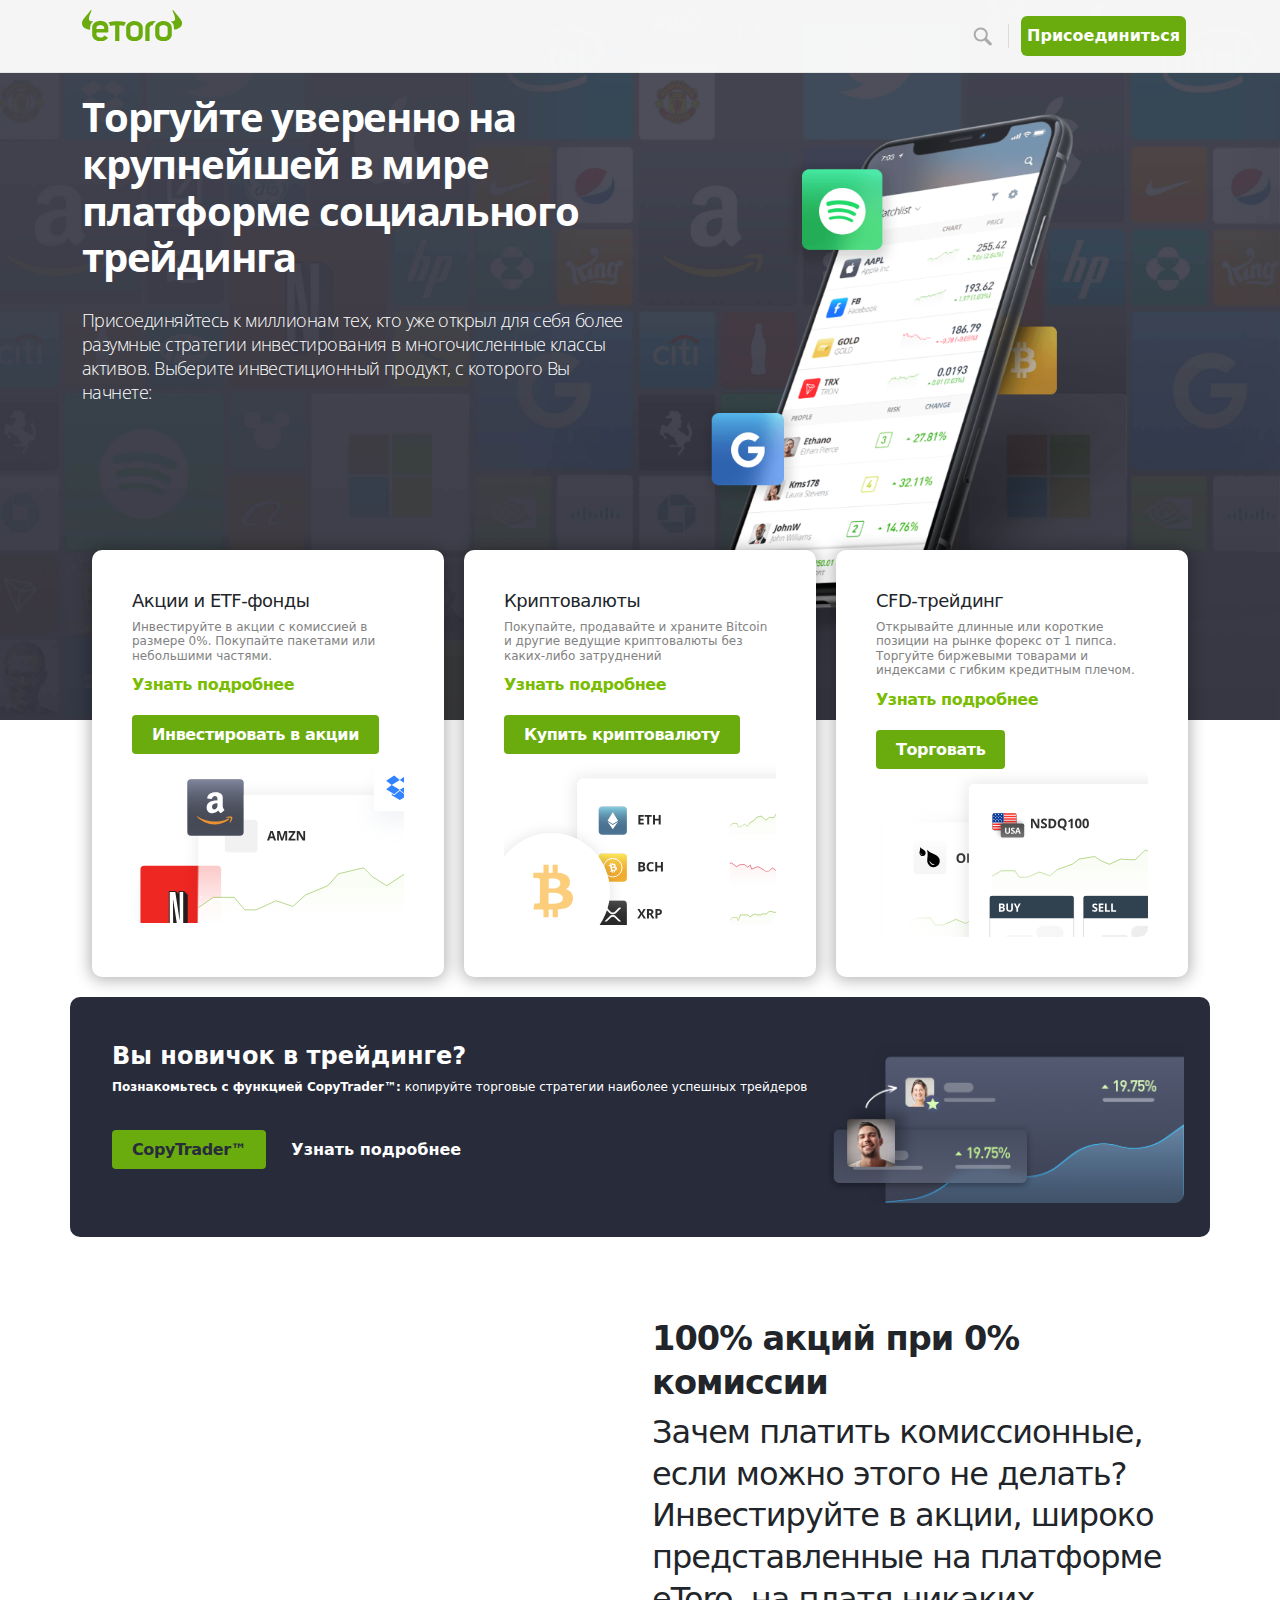
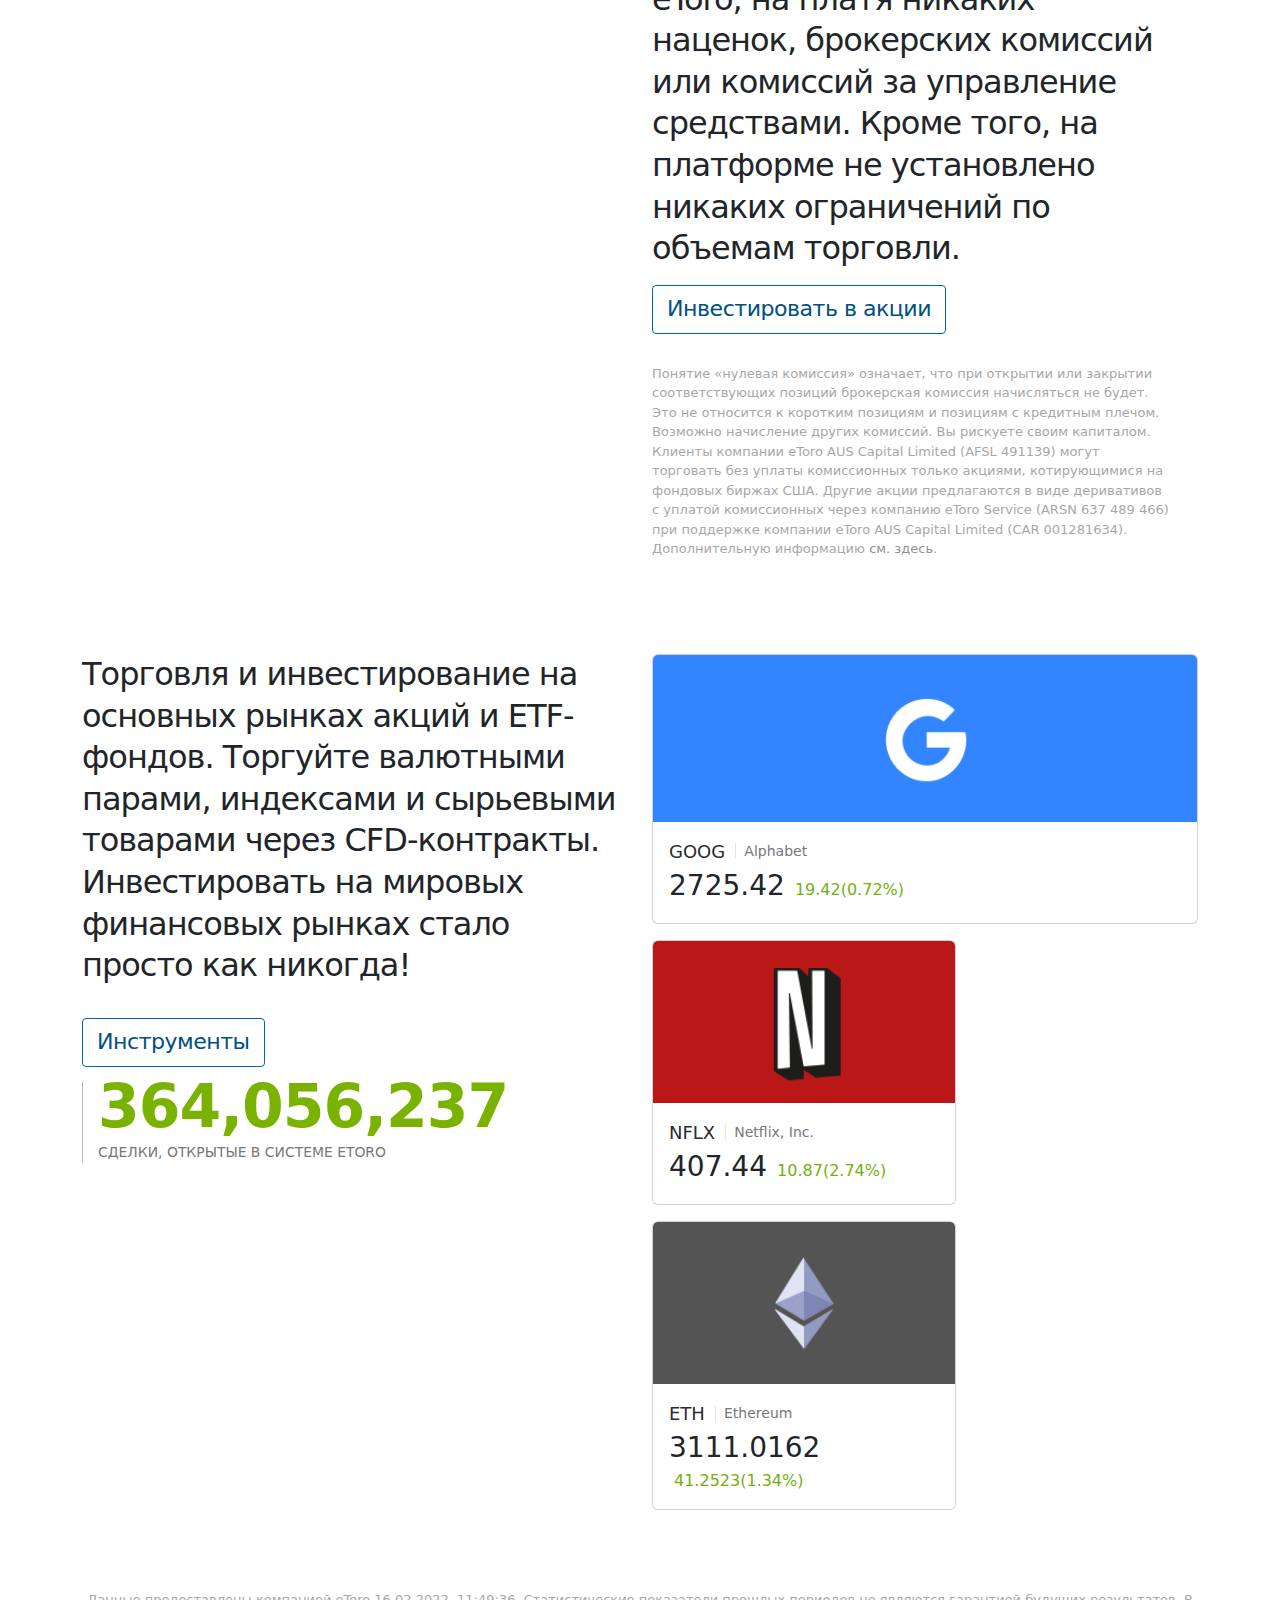
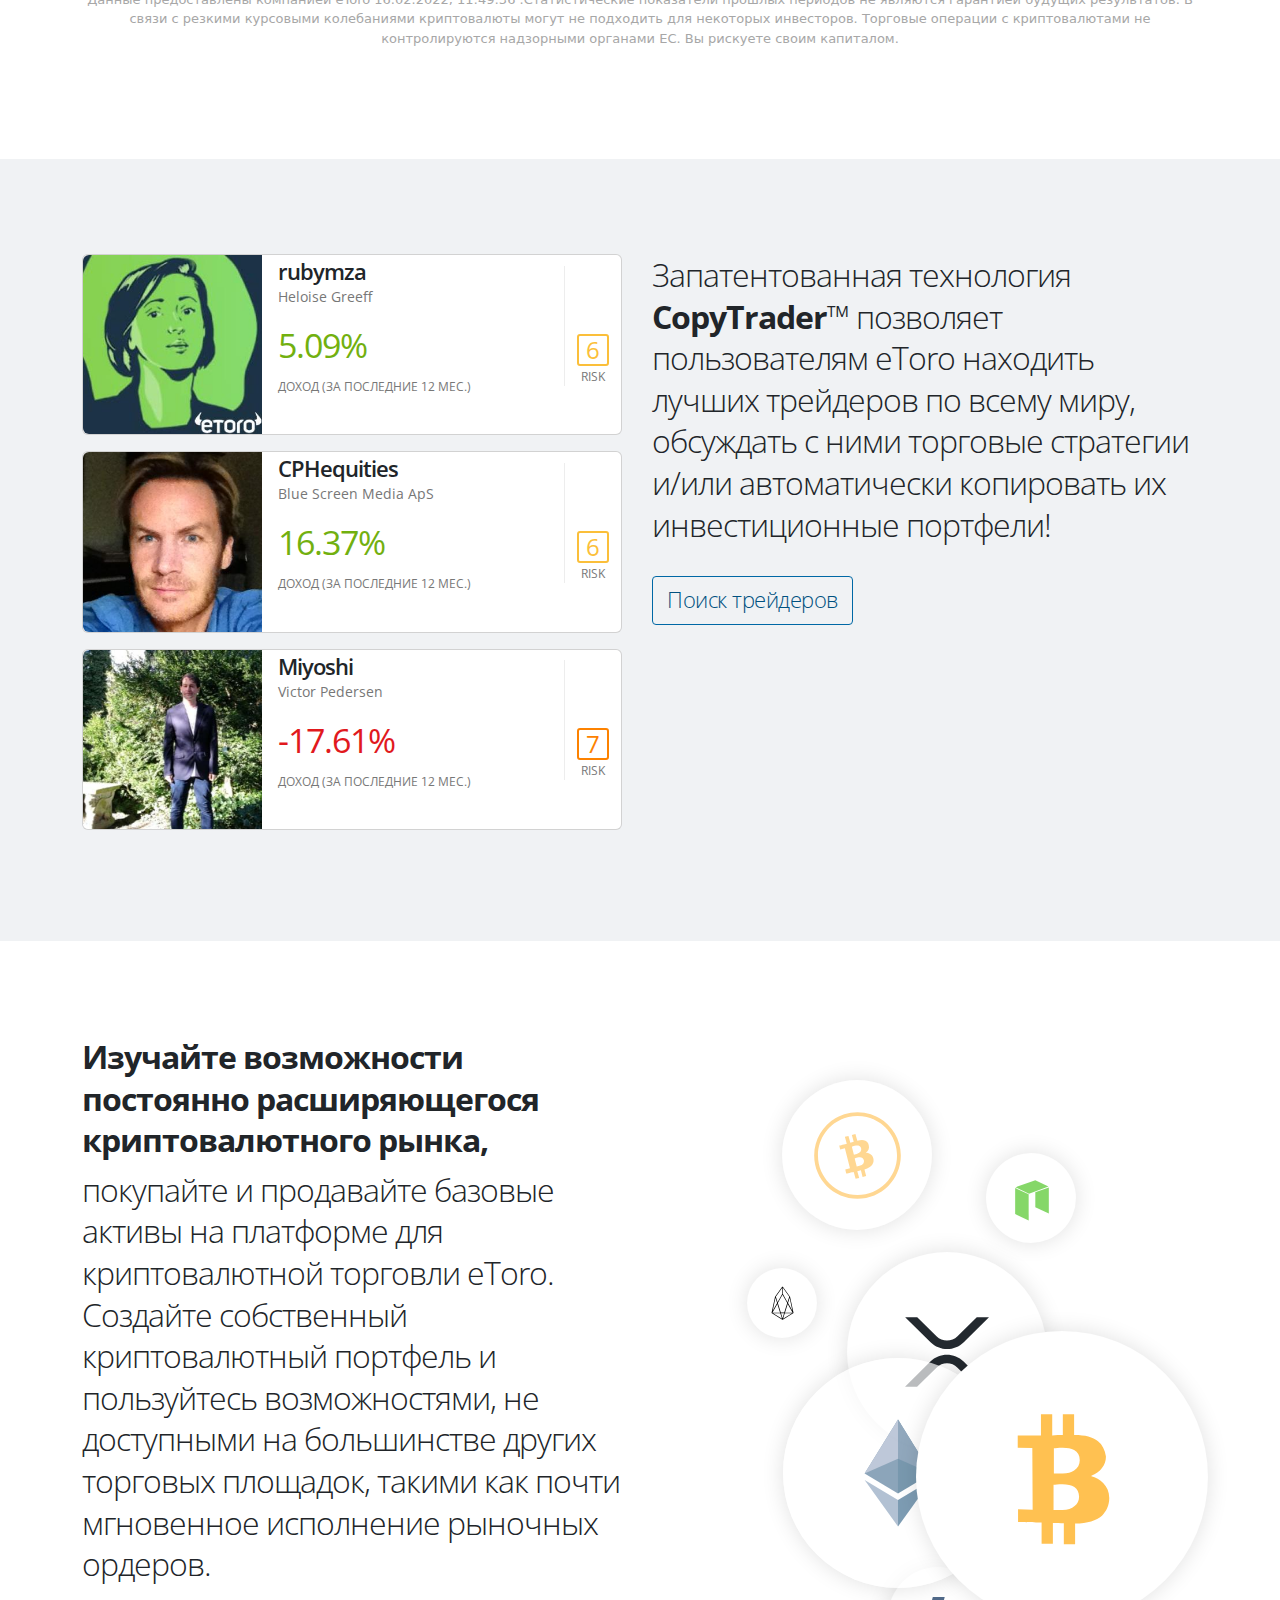
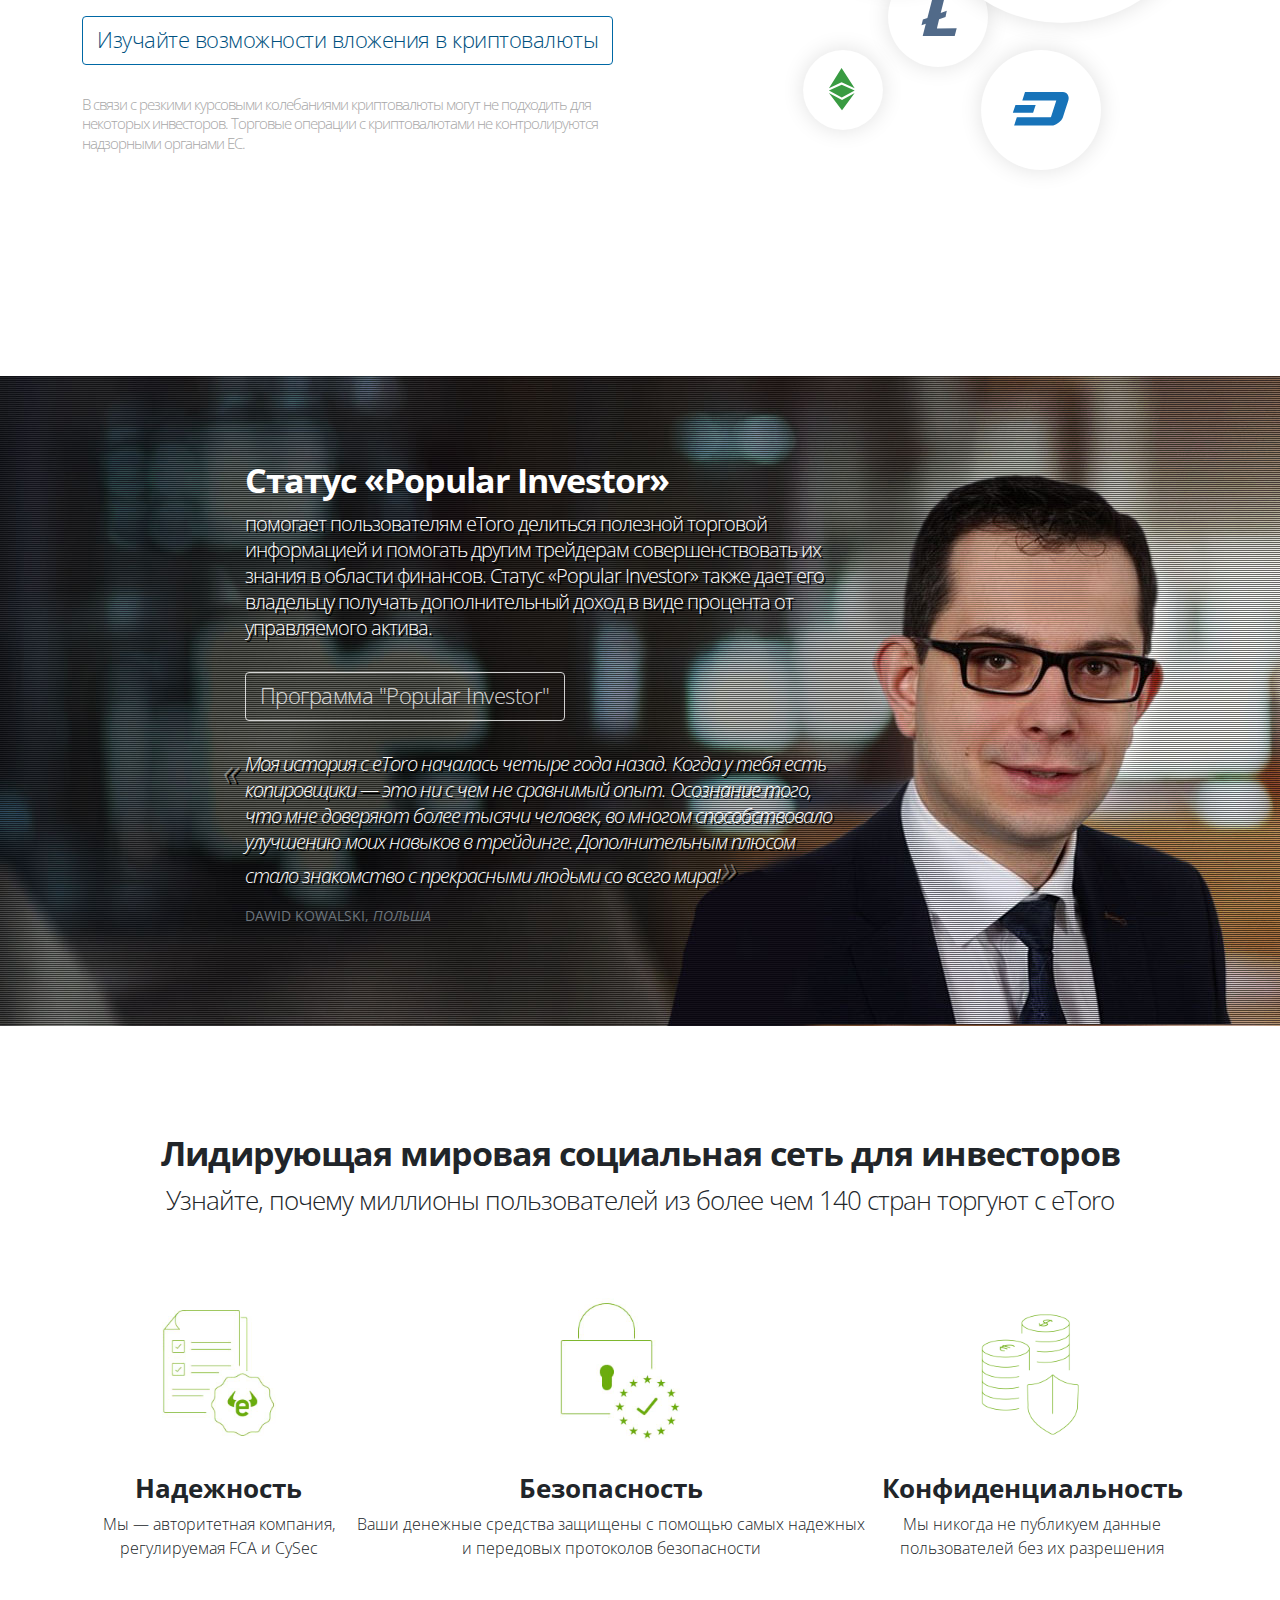
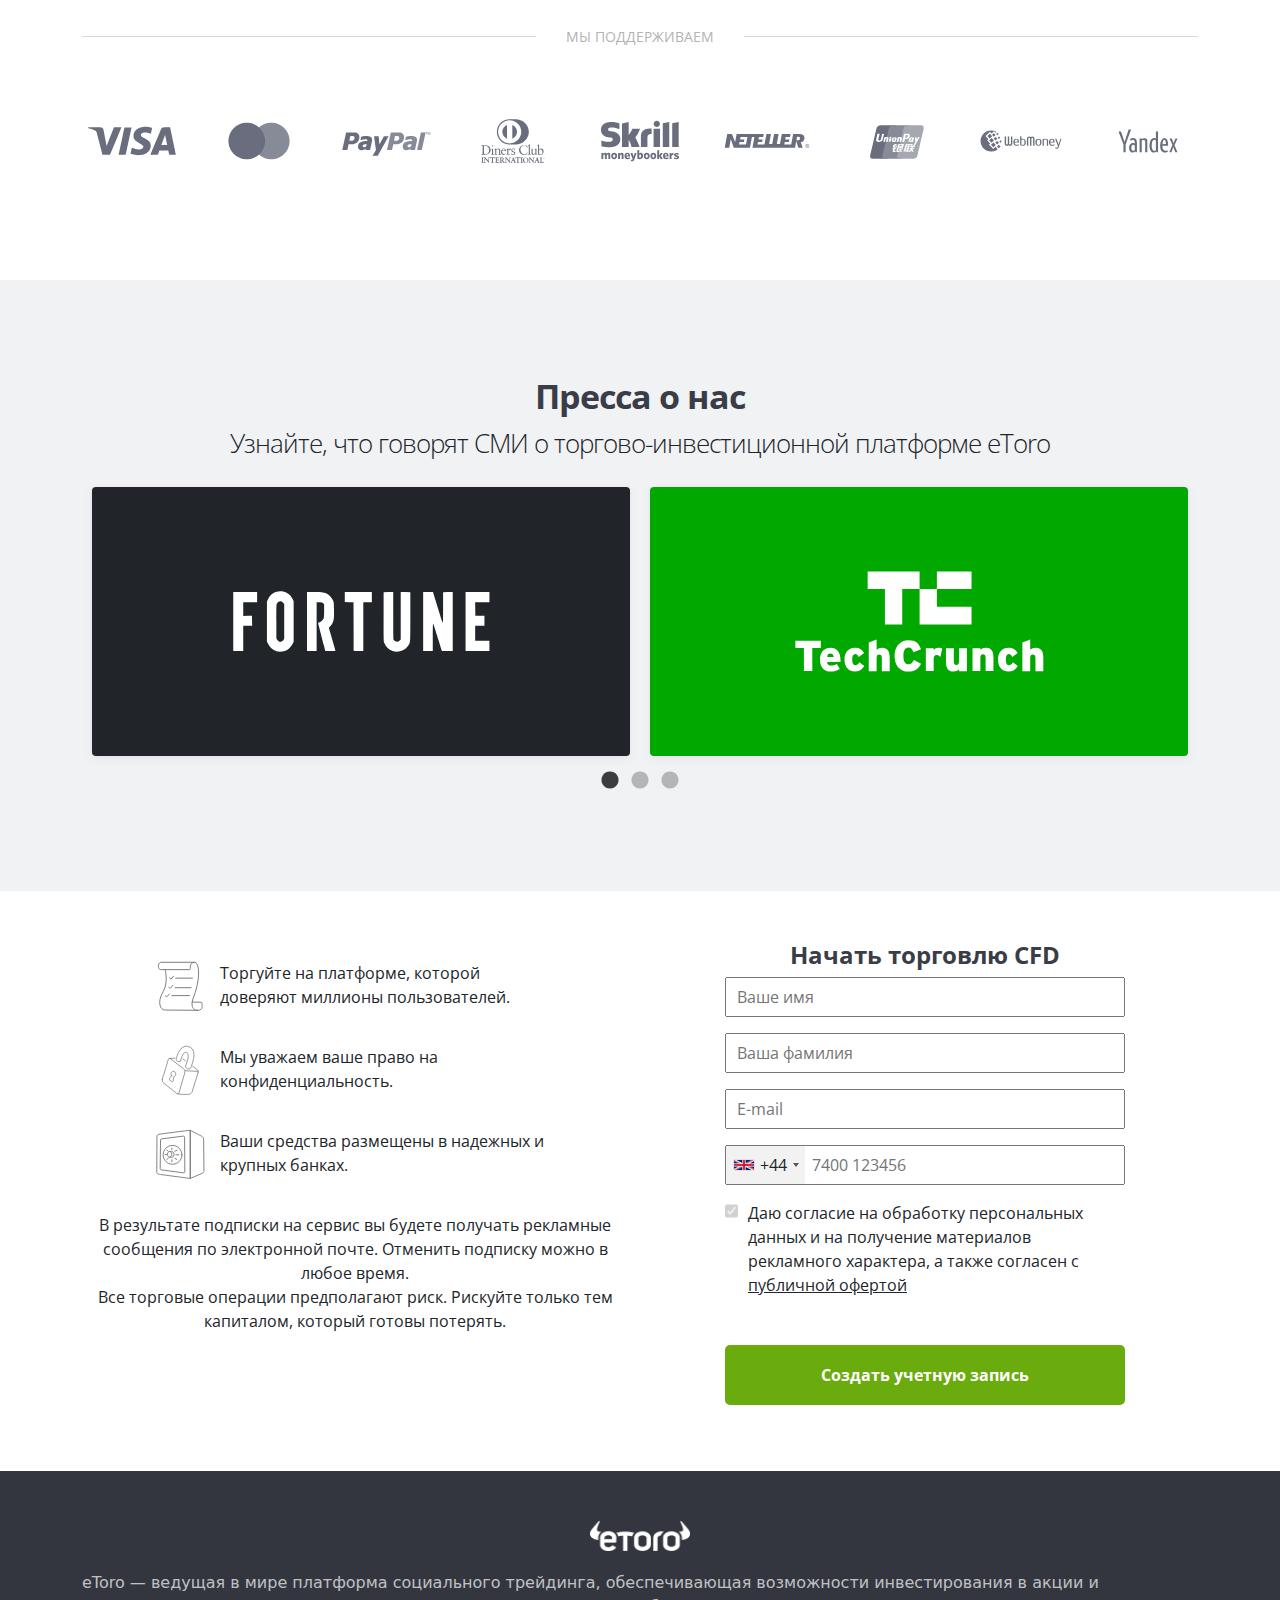
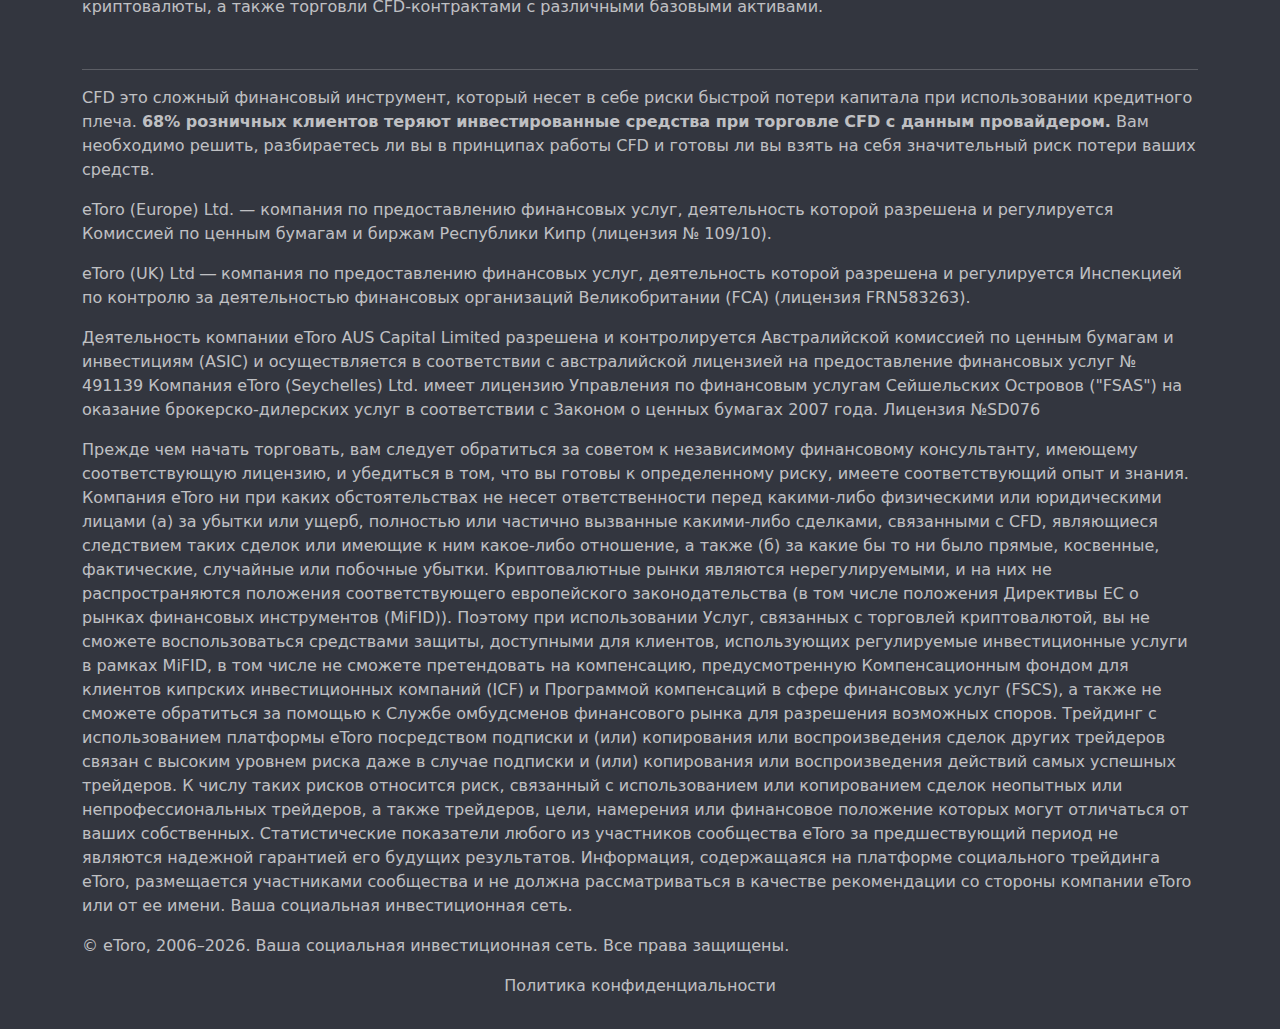
<file: Etoro/index.html>
<!DOCTYPE html>
<html lang="ru">
<head>
    <meta charset="utf-8">
    <meta name="viewport" content="width=device-width, initial-scale=1">
    <link href="img/favicon-32x32.png" rel="shortcut icon" type="image/png"/>
    <title>eToro — крупнейшая в мире платформа социального трейдинга и инвестирования</title>
    <link rel="preconnect" href="https://fonts.googleapis.com">
    <link rel="preconnect" href="https://fonts.gstatic.com" crossorigin>
    <link href="https://fonts.googleapis.com/css2?family=Open+Sans:wght@300;400;500;600;700;800&display=swap"
          rel="stylesheet">
<link href="css/bundle.d17d221efa3ee684781c.css" rel="stylesheet"></head>
<body id="body">
<main>
    <header>
        <div class="container">
            <div class="row">
                <div class="col-12">
                    <div class="head">
                        <div class="logo">
                            <svg color="#6aac0e" enable-background="new 0 0 156 49" version="1.1" viewBox="0 0 156 49"
                                 xml:space="preserve" xmlns="http://www.w3.org/2000/svg" ><defs>
                                <rect id="a" width="156.1" height="49"></rect>
                            </defs>
                                <path class="logoColor"
                                      d="m155.7 18.1c-0.9-3.4-7.9-11.2-13-17.5-0.1-0.1-0.4-0.6-1-0.6-0.5 0-0.9 0.5-0.7 0.9s5.1 10.6 4.2 13.9c-0.9 3.4-5.4 2.7-6.1 2.7-0.4 0-0.1 0.3 0.3 0.7 2.5 2.2 4.1 5.3 4.1 9.3v3c0 0.1 0 0.1 0.1 0.1 5.7-0.5 14.4-4 12.1-12.5"></path>
                                <path class="logoColor"
                                      d="m133.6 37.8c0 2.9-3.9 4.5-6.4 4.5-2.7 0-6.5-1.6-6.5-4.5v-10.2c0-2.9 3.8-4.2 6.5-4.2 2.5 0 6.4 1.4 6.4 4.2v10.2zm-6.4-20.8c-6 0.1-13 3.5-13 10.5v10.7c0 7.1 7 10.5 13 10.5 5.9-0.1 12.9-3.4 12.9-10.5v-10.6c0-7-7-10.5-12.9-10.6"></path>
                                <path class="logoColor"
                                      d="m88.4 37.8c0 2.9-3.9 4.5-6.4 4.5-2.7 0-6.5-1.6-6.5-4.5v-10.2c0-2.9 3.8-4.2 6.5-4.2 2.5 0 6.4 1.4 6.4 4.2v10.2zm-6.5-20.8c-6 0.1-13 3.5-13 10.5v10.7c0 7.1 7 10.5 13 10.5 5.9-0.1 12.9-3.4 12.9-10.5v-10.6c0-7-7-10.5-12.9-10.6"></path>
                                <path class="logoColor"
                                      d="m16.7 18.2c0.4-0.4 0.7-0.7 0.3-0.7-0.7 0-5.2 0.7-6.1-2.7s4-13.5 4.2-13.9c0.1-0.4-0.2-0.9-0.8-0.9-0.5 0-0.9 0.6-1 0.6-5 6.3-12.1 14.1-13 17.5-2.3 8.5 6.6 12 12.2 12.6 0.1 0 0.1-0.1 0.1-0.1v-3c0.1-4.1 1.6-7.2 4.1-9.4"></path>
                                <path class="logoColor"
                                      d="m68.5 19.4c-4.8-1.3-8.3-1.8-13.5-1.8-5.1 0-8.7 0.5-13.5 1.8-0.2 0.1-0.3 0.3-0.2 0.4 1.6 1.4 2.3 3.2 2.6 5.2 2.6-0.6 5-1 7.8-1.2v24.7c0 0.1 0.1 0.1 0.2 0.1h6.2c0.1 0 0.2 0 0.2-0.1v-24.7c2.7 0.2 4.9 0.5 7.5 1.2 0.4-2 1.2-3.9 2.9-5.2 0-0.2-0.1-0.4-0.2-0.4"></path>
                                <path class="logoColor"
                                      d="m114.4 17.3c-0.5-0.1-1.8-0.3-3-0.2-5.9 0.2-12.6 3.7-12.6 10.5v21.1c0 0.1 0.1 0.1 0.2 0.1h6.2c0.1 0 0.2 0 0.2-0.1v-21.1c0-2.3 2.8-3.6 5.1-4.1 0.7-2.2 2-3.9 4-5.5 0.3-0.3 0.2-0.7-0.1-0.7"></path>
                                <path class="logoColor"
                                      d="m34.6 29.4c0 0.1 0 0.1-0.1 0.2 0 0.1-0.1 0.1-0.2 0.1h-11.8v-2.1c0-2.9 3.5-4.3 6.2-4.3 2.6 0 5.9 1.4 5.9 4.3v1.8zm-5.9-12.6c-6.1 0.1-12.8 3.6-12.8 10.7v10.8c0 7.2 6.7 10.6 12.8 10.7 4.4 0 9.3-1.8 11.7-5.7 0.1-0.1 0-0.3-0.1-0.4-2.1-1.2-3.3-1.9-5.4-3-0.1 0-0.1 0-0.2 0.1-1.1 1.9-4 2.9-6 2.9-2.7 0-6.2-1.7-6.2-4.6v-3.2h16.9c0.9 0 1.6-0.7 1.6-1.6v-5.9c0-7.2-6.3-10.7-12.3-10.8"></path>
                        </svg>
                        </div>
                        <div class="search" data-bs-toggle="modal" data-bs-target="#btn_form">
                            <div class="search_img">
                                <img src="img/search.svg" alt="#">
                            </div>
                            <div class="btn">
                                <button type="button" class="btn_pop" data-bs-toggle="modal" data-bs-target="#btn_form">
                                    Присоединиться</button>
                            </div>
                        </div>
                    </div>
                </div>
            </div>
        </div>
    </header>
    <section class="block1">
        <div class="container">
            <div class="row">
                <div class="col-12 col-md-8 col-lg-8 col-xl-6">
                    <h1>
                        Торгуйте уверенно на крупнейшей в мире платформе социального трейдинга
                    </h1>
                    <h2 class="desc">
                        Уже более 7 миллионов человек во всем мире открыли для себя успешные методы и стратегии
                        инвестирования с eToro. Платформа позволяет зарегистрированному пользователю автоматически
                        копировать ведущих трейдеров инвестиционного сообщества – или самим становиться примером для
                        подражания.
                    </h2>
                    <button class="btn_pop" type="button" data-bs-toggle="modal" data-bs-target="#btn_form">
                        Узнать больше
                    </button>
                    <p class="sub_text">
                        Присоединяйтесь к миллионам тех, кто уже открыл для себя более разумные стратегии инвестирования
                        в
                        многочисленные классы активов. Выберите инвестиционный продукт, с которого Вы начнете:
                    </p>
                    <p class="mob_text">
                        eToro (Europe) Ltd. (лицензия CySEC номер # 109/10) не регулируется ЦБ РФ. Торговля валютными
                        парами не доступна для резидентов России. Наши услуги предоставляются только Квалифицированным
                        Инвесторам.
                    </p>
                </div>
            </div>
        </div>
    </section>
    <section class="block_card">
        <div class="container">
            <div class="row">
                <div class="col-12">
                    <div class="block_box">
                        <div class="block_box__one">
                            <h3>
                                Акции и ETF-фонды
                            </h3>
                            <h6>
                                Инвестируйте в акции с комиссией в размере 0%. Покупайте пакетами или небольшими
                                частями.
                            </h6>
                            <a  data-bs-toggle="modal" data-bs-target="#btn_form">
                                Узнать подробнее
                            </a>
                            <button type="button" class="btn_pop" data-bs-toggle="modal" data-bs-target="#btn_form">
                                Инвестировать в акции
                            </button>
                            <div class="img_box">
                                <img src="img/stocks.svg" alt="#">
                            </div>
                        </div>
                        <div class="block_box__two">
                            <h3>
                                Криптовалюты
                            </h3>
                            <h6>
                                Покупайте, продавайте и храните Bitcoin и другие ведущие криптовалюты без каких-либо
                                затруднений
                            </h6>
                            <a  data-bs-toggle="modal" data-bs-target="#btn_form">
                                Узнать подробнее
                            </a>
                            <button type="button" class="btn_pop" data-bs-toggle="modal" data-bs-target="#btn_form">
                                Купить криптовалюту
                            </button>
                            <div class="img_box">
                                <img src="img/crypto.svg" alt="#">
                            </div>
                        </div>
                        <div class="block_box__three">
                            <h3>
                                CFD-трейдинг
                            </h3>
                            <h6>
                                Открывайте длинные или короткие позиции на рынке форекс от 1 пипса. Торгуйте биржевыми
                                товарами и индексами с гибким кредитным плечом.

                            </h6>
                            <a  data-bs-toggle="modal" data-bs-target="#btn_form">
                                Узнать подробнее
                            </a>
                            <button type="button" class="btn_pop" data-bs-toggle="modal" data-bs-target="#btn_form">
                                Торговать
                            </button>
                            <div class="img_box">
                                <img src="img/cfd.svg" alt="#">
                            </div>
                        </div>
                    </div>
                </div>
            </div>
        </div>
    </section>
    <section class="mob_block1">
        <div class="container">
            <div class="row">
                <div class="col-12">
                    <h2 class="title">
                        Для начала выберите инвестиционный продукт
                    </h2>
                    <h3>
                        и узнайте, почему нам доверяют более 20 миллионов пользователей
                    </h3>
                    <div class="row mt-5">
                        <div class="col-sm-4">
                            <div class="card">
                                <div class="card-body">
                                    <h5 class="card-title">Акции и ETF-фонды</h5>
                                    <p class="card-text">Инвестируйте в акции с комиссией в размере 0%. Покупайте
                                        пакетами
                                        или небольшими частями.</p>
                                    <a class="link" data-bs-toggle="modal" data-bs-target="#btn_form">Узнать подробнее</a>
                                    <img src="img/stocks.svg" class="card-img-bottom" alt="#">
                                </div>
                            </div>
                        </div>
                        <div class="col-sm-4">
                            <div class="card">
                                <div class="card-body">
                                    <h5 class="card-title">Криптовалюты</h5>
                                    <p class="card-text">Покупайте, продавайте и храните Bitcoin и другие ведущие
                                        криптовалюты без каких-либо затруднений</p>
                                    <a class="link" data-bs-toggle="modal" data-bs-target="#btn_form">Узнать подробнее</a>
                                    <img src="img/crypto.svg" class="card-img-bottom" alt="#">
                                </div>
                            </div>
                        </div>
                        <div class="col-sm-4">
                            <div class="card">
                                <div class="card-body">
                                    <h5 class="card-title">CFD-трейдинг</h5>
                                    <p class="card-text">Открывайте длинные или короткие позиции на рынке форекс от 1
                                        пипса.
                                        Торгуйте биржевыми товарами и индексами с гибким кредитным плечом.</p>
                                    <a class="link" data-bs-toggle="modal" data-bs-target="#btn_form">Узнать подробнее</a>
                                    <img src="img/cfd.svg" class="card-img-bottom" alt="#">
                                </div>
                            </div>
                        </div>
                    </div>
                </div>
            </div>
        </div>
    </section>
    <section class="sm_mob_block1">
        <div class="container">
            <div class="row">
                <div class="col-12">
                    <h2 class="title">
                        Для начала выберите инвестиционный продукт
                    </h2>
                    <h3>
                        и узнайте, почему нам доверяют более 20 миллионов пользователей
                    </h3>
                </div>
                <div class="col-12">
                    <ul class="tabs">
                        <li data-tab-target="#home" class="active tab">Акции и ETF-<i>фонды</i></li>
                        <li data-tab-target="#pricing" class="tab">Криптоактивы</li>
                        <li data-tab-target="#about" class="tab">CFD-<i>контракты</i></li>
                    </ul>
                    <div class="tab-content">
                        <div id="home" data-tab-content class="active">
                            <h3>Инвестируйте без комиссий</h3>
                            <p>Никаких наценок на акции и ETF-фонды, торгуемые на ведущих биржах, независимо от объема
                                инвестируемых вами средств</p>
                            <a class="link" data-bs-toggle="modal" data-bs-target="#btn_form">
                                Узнать подробнее
                            </a>
                            <div class="img_box">
                                <img src="img/poster-stocks1.png" alt="#">
                            </div>
                        </div>
                        <div id="pricing" data-tab-content>
                            <h3>Купля-продажа криптовалют</h3>
                            <p>Покупайте, продавайте и храните Bitcoin и другие ведущие криптовалюты без
                                каких-либо затруднений</p>
                            <a class="link" data-bs-toggle="modal" data-bs-target="#btn_form">
                                Узнать подробнее
                            </a>
                            <div class="img_box">
                                <img src="img/poster-crypto1.png" alt="#">
                            </div>
                        </div>
                        <div id="about" data-tab-content>
                            <h3>Современный инструментарий трейдинга и расширенные возможности</h3>
                            <p>Открывайте длинные или короткие позиции на рынке форекс от 1 пипса.
                                Торгуйте биржевыми товарами и индексами с гибким кредитным плечом.</p>
                            <a class="link" data-bs-toggle="modal" data-bs-target="#btn_form">
                                Узнать подробнее
                            </a>
                            <div class="img_box">
                                <img src="img/poster-cfd2.png" alt="#">
                            </div>
                        </div>
                    </div>
                </div>
            </div>
        </div>
    </section>
    <section class="mini_block">
        <div class="container">
            <div class="row">
                <div class="copytrader d-flex">
                    <div class="col-12 col-sm-8">
                        <h4>
                            Вы новичок в трейдинге?
                        </h4>
                        <p>
                            <b>
                                Познакомьтесь с функцией CopyTrader™: <span>копируйте торговые стратегии наиболее
                                успешных трейдеров</span>
                            </b>
                        </p>
                        <div class="butn">
                            <button class="btn_pop" type="button" data-bs-toggle="modal" data-bs-target="#btn_form">
                                CopyTrader™
                            </button>
                            <a class="link" data-bs-toggle="modal" data-bs-target="#btn_form">Узнать подробнее</a>
                        </div>
                    </div>
                    <div class="col-12 col-sm-4">
                        <div class="img_box">
                            <img src="img/copytrader.png" alt="#">
                        </div>
                    </div>
                </div>
            </div>
        </div>
    </section>
    <div class="container s13 started">
        <div class="wrapper">
            <section class="left">
                <div class="con">
                    <i class="mac"></i>
                    <i class="amzn"></i>
                    <i class="spot"></i>
                    <i class="tw"></i>
                    <i class="fb"></i>
                    <i class="coca"></i>
                    <i class="nflx"></i>
                    <i class="aapl"></i>
                    <i class="msft"></i>
                    <i class="ge qw"></i>
                    <i class="hp qw"></i>
                    <i class="nike qw"></i>
                    <i class="dis qw"></i>
                </div>
            </section>
            <section class="right">
                <div class="the_content">
                    <h2 class="title fs_title">100% акций при 0% комиссии</h2>
                    <div class="desc fs_desc">Зачем платить комиссионные, если можно этого не делать? Инвестируйте в
                        акции, широко представленные на платформе eToro, на платя никаких наценок, брокерских комиссий
                        или комиссий за управление средствами. Кроме того, на платформе не
                        установлено никаких ограничений по объемам торговли.
                    </div>
                    <a class="article_link" data-bs-toggle="modal" data-bs-target="#btn_form">Инвестировать в акции</a>
                    <div class="dis">Понятие «нулевая комиссия» означает, что при открытии или закрытии соответствующих
                        позиций брокерская комиссия начисляться не будет. Это не относится к коротким позициям и
                        позициям с кредитным плечом. Возможно начисление других комиссий.
                        Вы рискуете своим капиталом.<br>Клиенты компании eToro AUS Capital Limited (AFSL 491139) могут
                        торговать без уплаты комиссионных только акциями, котирующимися на фондовых биржах США. Другие
                        акции предлагаются в виде деривативов
                        с уплатой комиссионных через компанию eToro Service (ARSN 637 489 466) при поддержке компании
                        eToro AUS Capital Limited (CAR 001281634).<br>Дополнительную информацию <a
                                data-bs-toggle="modal" data-bs-target="#btn_form">см. здесь</a>.
                    </div>
                </div>
            </section>
        </div>
    </div>
    <section class="block2">
        <div class="container">
            <div class="row">
                <div class="col-md-6">
                    <div class="left_text">
                        <p><b>Торговля и инвестирование</b> на основных рынках акций и ETF-фондов. Торгуйте валютными
                            парами,
                            индексами и сырьевыми товарами через CFD-контракты. Инвестировать на мировых финансовых
                            рынках
                            стало просто как никогда!</p>
                        <a class="article_link" data-bs-toggle="modal" data-bs-target="#btn_form">Инструменты</a>
                    </div>
                    <div class="number_count">
                        <span class="num">364,056,237</span>
                        <span class="num_text">СДЕЛКИ, ОТКРЫТЫЕ В СИСТЕМЕ ETORO</span>
                    </div>
                </div>
                <div class="col-md-6">
                    <div class="card box1">
                        <img src="img/150x150-1.png" class="card-img-top" alt="#">
                        <div class="card-body">
                            <span class="card_name">goog</span>
                            <span class="text_card">Alphabet</span>
                            <div>
                                <span class="sum">2725.42</span>
                                <span class="cur">19.42(0.72%)</span>
                            </div>
                        </div>
                    </div>
                    <div class="mt-3 card box2">
                        <img src="img/150x150-6.png" class="card-img-top" alt="#">
                        <div class="card-body">
                            <span class="card_name">nflx</span>
                            <span class="text_card">Netflix, Inc.</span>
                            <div>
                                <span class="sum">407.44</span>
                                <span class="cur">10.87(2.74%)</span>
                            </div>
                        </div>
                    </div>
                    <div class="mt-3 card box3">
                        <img src="img/150x150-15.png" class="card-img-top" alt="#">
                        <div class="card-body">
                            <span class="card_name">eth</span>
                            <span class="text_card">Ethereum</span>
                            <div>
                                <span class="sum">3111.0162</span>
                                <span class="cur">41.2523(1.34%)</span>
                            </div>
                        </div>
                    </div>
                </div>
                <div class="col-12">
                    <div class="disclamer">
                        <p>
                            Данные предоставлены компанией eToro 16.02.2022, 11:49:36 .Статистические показатели прошлых
                            периодов не являются гарантией будущих результатов. В связи с резкими курсовыми колебаниями
                            криптовалюты могут не подходить для некоторых инвесторов. Торговые операции с криптовалютами
                            не
                            контролируются надзорными органами ЕС. Вы рискуете своим капиталом.
                        </p>
                    </div>
                </div>
            </div>
        </div>
    </section>
    <section class="block3">
        <div class="container">
            <div class="row">
                <div class="col-md-6 desk_card">
                    <div class="card mb-3">
                        <div class="row g-0">
                            <div class="col-md-3 col-lg-4">
                                <img src="img/4.jpg" class="img-fluid rounded-start" alt="#">
                            </div>
                            <div class="col-md-8">
                                <div class="content">
                                    <div class="card-body">
                                        <p class="username">rubymza</p>
                                        <p class="full_name">Heloise Greeff</p>
                                        <p class="plus">5.09%</p>
                                        <p class="result">Доход (за последние 12 мес.)</p>
                                    </div>
                                    <div class="another_data">
                                        <div class="score">
                                            <span class="orange">6</span>
                                            <span class="sub_txt">Risk</span>
                                        </div>
                                    </div>
                                </div>
                            </div>
                        </div>
                    </div>
                    <div class="card mb-3">
                        <div class="row g-0">
                            <div class="col-md-4">
                                <img src="img/4-1.jpg" class="img-fluid rounded-start" alt="#">
                            </div>
                            <div class="col-md-8">
                                <div class="content">
                                    <div class="card-body">
                                        <p class="username">CPHequities</p>
                                        <p class="full_name">Blue Screen Media ApS</p>
                                        <p class="plus">16.37%</p>
                                        <p class="result">Доход (за последние 12 мес.)</p>
                                    </div>
                                    <div class="another_data">
                                        <div class="score">
                                            <span class="orange">6</span>
                                            <span class="sub_txt">Risk</span>
                                        </div>
                                    </div>
                                </div>
                            </div>
                        </div>
                    </div>
                    <div class="card mb-3">
                        <div class="row g-0">
                            <div class="col-md-4">
                                <img src="img/12.jpg" class="img-fluid rounded-start" alt="#">
                            </div>
                            <div class="col-md-8 box_3">
                                <div class="content">
                                    <div class="card-body">
                                        <p class="username">Miyoshi</p>
                                        <p class="full_name">Victor Pedersen</p>
                                        <p class="plus">-17.61%</p>
                                        <p class="result">Доход (за последние 12 мес.)</p>
                                    </div>
                                    <div class="another_data">
                                        <div class="score">
                                            <span class="orange">7</span>
                                            <span class="sub_txt">Risk</span>
                                        </div>
                                    </div>
                                </div>
                            </div>
                        </div>
                    </div>
                </div>
                <div class="col-12 col-lg-6">
                    <p class="text">
                        Запатентованная технология <b>CopyTrader</b>™ позволяет пользователям eToro находить лучших
                        трейдеров по всему миру, обсуждать с ними торговые стратегии и/или автоматически копировать их
                        инвестиционные портфели!
                    </p>
                    <a class="article_link" data-bs-toggle="modal" data-bs-target="#btn_form">Поиск трейдеров</a>
                </div>
                <div class="col-12 mob_card">
                    <div class="slider_box responsive">
                        <div class="slider_item item-wrap slider">
                            <div class="mob_box1 d-flex">
                                <div class="pe-2 img_box">
                                    <img src="img/4.jpg" alt="#">
                                </div>
                                <div class="p-2 w-100 flex-shrink-1 bd-highlight">
                                    <p class="username">rubymza</p>
                                    <p class="full_name">Heloise Greeff</p>
                                </div>
                            </div>
                            <div class="mob_box1 d-flex p-2 justify-content-between">
                                <div class="pe-2 price_box">
                                    <p class="plus">5.09%</p>
                                    <p class="result">Доход (за последние 12 мес.)</p>
                                </div>
                                <div class="p-2 another_data">
                                    <div class="score">
                                        <span class="orange">6</span>
                                        <span class="sub_txt">Risk</span>
                                    </div>
                                </div>
                            </div>
                        </div>
                        <div class="slider_item item-wrap slider">
                            <div class="mob_box1 d-flex">
                                <div class="pe-2 img_box">
                                    <img src="img/4-1.jpg" alt="#">
                                </div>
                                <div class="p-2 w-100 flex-shrink-1 bd-highlight">
                                    <p class="username">CPHequities</p>
                                    <p class="full_name">Blue Screen Media ApS</p>
                                </div>
                            </div>
                            <div class="mob_box1 d-flex p-2 justify-content-between">
                                <div class="pe-2 price_box">
                                    <p class="plus">16.37%</p>
                                    <p class="result">Доход (за последние 12 мес.)</p>
                                </div>
                                <div class="p-2 another_data">
                                    <div class="score">
                                        <span class="orange">6</span>
                                        <span class="sub_txt">Risk</span>
                                    </div>
                                </div>
                            </div>
                        </div>
                        <div class="slider_item item-wrap slider">
                            <div class="mob_box1 d-flex">
                                <div class="pe-2 img_box">
                                    <img src="img/12.jpg" alt="#">
                                </div>
                                <div class="p-2 w-100 flex-shrink-1 bd-highlight">
                                    <p class="username">Miyoshi</p>
                                    <p class="full_name">Victor Pedersen</p>
                                </div>
                            </div>
                            <div class="mob_box1 d-flex p-2 justify-content-between">
                                <div class="pe-2 price_box slide3">
                                    <p class="plus">-17.61%</p>
                                    <p class="result">Доход (за последние 12 мес.)</p>
                                </div>
                                <div class="p-2 another_data">
                                    <div class="score">
                                        <span class="orange">7</span>
                                        <span class="sub_txt">Risk</span>
                                    </div>
                                </div>
                            </div>
                        </div>
                    </div>
                </div>
            </div>
        </div>
    </section>
    <section class="block4">
        <div class="container">
            <div class="row">
                <div class="col-md-6 order-2 order-md-1">
                    <div class="text">
                        <h2>
                            Изучайте возможности постоянно расширяющегося криптовалютного рынка,
                        </h2>
                        <p>
                            покупайте и продавайте базовые активы на платформе для криптовалютной торговли eToro.
                            Создайте
                            собственный криптовалютный портфель и пользуйтесь возможностями, не доступными на
                            большинстве
                            других торговых площадок, такими как почти мгновенное исполнение рыночных ордеров.
                        </p>
                        <a class="article_link" data-bs-toggle="modal" data-bs-target="#btn_form">Изучайте возможности
                            вложения в криптовалюты</a>
                        <p class="sub_text">
                            В связи с резкими курсовыми колебаниями криптовалюты могут не подходить для некоторых
                            инвесторов. Торговые операции с криптовалютами не контролируются надзорными органами ЕС.
                        </p>
                    </div>
                </div>
                <div class="offset-md-1 col-md-5 order-1 order-md-2">
                    <div class="con">
                        <i class="bitcoin"></i>
                        <i class="litecoin"></i>
                        <i class="ethereum"></i>
                        <i class="bch"></i>
                        <i class="neo"></i>
                        <i class="eos"></i>
                        <i class="ethereum-classic"></i>
                        <i class="ripple"></i>
                        <i class="dash"></i>
                    </div>
                </div>
            </div>
        </div>
    </section>
    <section class="block5">
        <div class="container">
            <div class="row">
                <div class="col-md-10">
                    <div class="block_text">
                        <h4>
                            Статус «Popular Investor»
                        </h4>
                        <p>
                            помогает пользователям eToro делиться полезной торговой информацией и помогать другим
                            трейдерам совершенствовать их знания в области финансов. Статус «Popular Investor» также
                            дает его владельцу получать дополнительный доход в виде процента от управляемого актива.
                        </p>
                        <a class="article_link" data-bs-toggle="modal" data-bs-target="#btn_form">Программа
                            "Popular Investor"</a>
                        <figure>
                            <blockquote class="blockquote">
                                <p>
                                    Моя история с eToro началась четыре года назад. Когда у тебя есть копировщики — это
                                    ни с чем не сравнимый опыт. Осознание того, что мне доверяют более тысячи человек,
                                    во многом способствовало улучшению моих навыков в трейдинге. Дополнительным плюсом
                                    стало знакомство с прекрасными людьми со всего мира!
                                </p>
                            </blockquote>
                            <figcaption class="blockquote-footer">
                                Dawid Kowalski, <cite title="Source Title">Польша</cite>
                            </figcaption>
                        </figure>
                    </div>
                </div>
            </div>
        </div>
    </section>
    <section class="block6">
        <div class="container">
            <div class="row">
                <div class="col-12">
                    <h2>Лидирующая мировая социальная сеть для инвесторов
                    </h2>
                    <h3>
                        Узнайте, почему миллионы пользователей из более чем 140 стран торгуют с eToro
                    </h3>
                    <div class="info">
                        <div class="box">
                            <div class="box__img">
                                <img src="img/trusted-company-icon-hd.jpg" alt="#">
                            </div>
                            <div class="box__text">
                                <h4>Надежность</h4>
                                <p>
                                    Мы — авторитетная компания, регулируемая FCA и CySec
                                </p>
                            </div>
                        </div>
                        <div class="box">
                            <div class="box__img">
                                <img src="img/secured-icon-hd.jpg" alt="#">
                            </div>
                            <div class="box__text">
                                <h4>Безопасность</h4>
                                <p>
                                    Ваши денежные средства защищены с помощью самых надежных и передовых протоколов
                                    безопасности
                                </p>
                            </div>
                        </div>
                        <div class="box">
                            <div class="box__img">
                                <img src="img/privacy-icon-hd.png" alt="#">
                            </div>
                            <div class="box__text">
                                <h4>Конфиденциальность</h4>
                                <p>
                                    Мы никогда не публикуем данные пользователей без их разрешения
                                </p>
                            </div>
                        </div>
                    </div>
                </div>
                <div class="col-12">
                    <div class="line_text">
                        <span>МЫ ПОДДЕРЖИВАЕМ</span>
                    </div>
                    <div class="icon_block">
                        <div class="obj">
                            <img src="img/logo-visa.svg" alt="#">
                        </div>
                        <div class="obj">
                            <img src="img/logo-mastercard.svg" alt="#">
                        </div>
                        <div class="obj">
                            <img src="img/logo-paypal.svg" alt="#">
                        </div>
                        <div class="obj">
                            <img src="img/logo-diners.svg" alt="#">
                        </div>
                        <div class="obj">
                            <img src="img/logo-skrill.svg" alt="#">
                        </div>
                        <div class="obj">
                            <img src="img/logo-neteller.svg" alt="#">
                        </div>
                        <div class="obj">
                            <img src="img/logo-unionpay.svg" alt="#">
                        </div>
                        <div class="obj">
                            <img src="img/logo-webmoney.svg" alt="#">
                        </div>
                        <div class="obj">
                            <img src="img/logo-yandex.svg" alt="#">
                        </div>
                    </div>
                </div>
            </div>
        </div>
    </section>
    <section class="block7">
        <div class="container">
            <div class="row">
                <div class="col-12 mb-2">
                    <h2>Пресса о нас</h2>
                    <h3>
                        Узнайте, что говорят СМИ о торгово-инвестиционной платформе eToro
                    </h3>
                </div>
                <div class="col-12">
                    <div class="slider_box slider-box">
                        <div class="slider_item item-wrap slider">
                            <div class="card bg-dark">
                                <img src="img/fortune.svg" class="card-img" alt="#">
                                <div class="card-img-overlay">
                                    <div class="quet"></div>
                                    <p>
                                        Глава компании eToro — среди 40 самых влиятельных людей до 40 лет в рейтинге
                                        Fortune за свою роль в популяризации инвестирования среди молодого поколения.
                                    </p>
                                </div>
                            </div>
                        </div>
                        <div class="slider_item item-wrap slider">
                            <div class="card bg_green">
                                <img src="img/techcrunch.svg" class="card-img" alt="#">
                                <div class="card-img-overlay">
                                    <div class="quet"></div>
                                    <p>
                                        В инвестиционном приложении eToro скоро можно будет заказать дебетовую
                                        карту — компания приобрела британский онлайн-банк Marq Millions.
                                    </p>
                                </div>
                            </div>
                        </div>
                        <div class="slider_item item-wrap slider">
                            <div class="card bg_yell">
                                <img src="img/financefwd.svg" class="card-img" alt="#">
                                <div class="card-img-overlay">
                                    <div class="quet"></div>
                                    <p>
                                        FinanceFWD назвал eToro «тяжеловесом в мире финансовых технологий» в подкасте
                                        с генеральным директором Йони Ассиа.
                                    </p>
                                </div>
                            </div>
                        </div>
                        <div class="slider_item item-wrap slider">
                            <div class="card bg_red">
                                <img src="img/lesechos.svg" class="card-img" alt="#">
                                <div class="card-img-overlay">
                                    <div class="quet"></div>
                                    <p>
                                        Руководители компаний объединятся, чтобы покончить с неравенством в сообществе
                                        инвесторов.
                                    </p>
                                </div>
                            </div>
                        </div>
                        <div class="slider_item item-wrap slider">
                            <div class="card bg_bei">
                                <img src="img/expansion.svg" class="card-img" alt="#">
                                <div class="card-img-overlay">
                                    <div class="quet"></div>
                                    <p>
                                        Назад в прошлое с машиной времени Investment Time Machine от eToro — узнайте,
                                        сколько прибыли принесли ваши прошлые инвестиции. Новая функция поможет донести
                                        до инвесторов информацию о результатах их инвестиционных решений
                                        и принятых на себя рисках.
                                    </p>
                                </div>
                            </div>
                        </div>
                        <div class="slider_item item-wrap slider">
                            <div class="card bg_wh">
                                <img src="img/news.com.au.svg" class="card-img" alt="#">
                                <div class="card-img-overlay">
                                    <div class="quet"></div>
                                    <p>
                                        Опросы, проведенные на инвестиционной платформе eToro, показывают, что свыше
                                        40% молодых людей не знают, как инвестировать, а две трети не уверены в том,
                                        что имеющейся у них в наличии суммы достаточно для начала инвестирования.
                                    </p>
                                </div>
                            </div>
                        </div>
                    </div>
                </div>
            </div>
        </div>
    </section>
    <section class="block8">
        <div class="container">
            <div class="row">
                <div class="col-6">
                    <div class="right">
                        <div class="right_item">
                            <div class="right_item__img_box">
                                <img src="img/i-list.svg" alt="#">
                            </div>
                            <div class="right_item__text">
                                <p>
                                    Торгуйте на платформе, которой доверяют миллионы пользователей.
                                </p>
                            </div>
                        </div>
                    <div class="right_item">
                        <div class="right_item__img_box">
                            <img src="img/i-lock.svg" alt="#">
                        </div>
                        <div class="right_item__text">
                            <p>
                                Мы уважаем ваше право на конфиденциальность.
                            </p>
                        </div>
                    </div>
                    <div class="right_item">
                        <div class="right_item__img_box">
                            <img src="img/i-safe.svg" alt="#">
                        </div>
                        <div class="right_item__text">
                            <p>
                                Ваши средства размещены в надежных и крупных банках.
                            </p>
                        </div>
                    </div>
                    </div>
                    <p class="text-center mt-3 mb-0">
                        В результате подписки на сервис вы будете получать рекламные сообщения по электронной почте.
                        Отменить подписку можно в любое время.
                    </p>
                    <p class="text-center p-0 m-0">
                        Все торговые операции предполагают риск. Рискуйте только тем капиталом, который готовы потерять.
                    </p>
                </div>
                <div class="col-6">
                    <div class="form_wrap">
                        <h3>Начать торговлю CFD</h3>
                        <form action="/registration" method="POST" novalidate='novalidate' class="signup_form">
                            <div class="input-field mb-3">
                                <input name='first_name' type="text" class="form_control"
                                       placeholder="Ваше имя" required>
                            </div>
                            <div class="input-field mb-3">
                                <input name='last_name' type="text" class="form_control"
                                       placeholder="Ваша фамилия" required>
                            </div>
                            <div class="input-field mb-3">
                                <input name='email' type="email" class="form_control"
                                       placeholder="E-mail" required>
                            </div>
                            <div class="input-field mb-3">
                                <input name='phone_raw' type='tel' class="form_control"
                                       placeholder="Номер телефона" data-not-remember required>
                                <input type="hidden" name="phone" data-not-remember>
                            </div>
                            <div class="check">
                                <input checked disabled type="checkbox">
                                <p>
                                    Даю согласие на обработку персональных данных и на получение материалов рекламного
                                    характера, а также согласен с
                                    <span data-bs-toggle="modal" data-bs-target="#oferta" class="oferta">публичной офертой</span>
                                </p>
                            </div>
                            <div class="text-center mt-3">
                                <button class="btn position-relative mt-3 mb-3" type="submit">Создать учетную запись</button>
                            </div>
                        </form>
                    </div>
                </div>
            </div>
        </div>
    </section>
    <section class="mini_footer-block">
        <div class="container">
            <div class="row">
                <div class="col-12">
                    <p class="text-center">
                    Узнайте, почему на платформе eToro зарегистрировались уже более 20 млн пользователей
                    </p>
                    <div class="btn_fot">
                    <button class="btn_pop" type="button" data-bs-toggle="modal" data-bs-target="#btn_form">
                        Зарегистрироваться БЕСПЛАТНО
                    </button>
                </div>
                </div>
            </div>
        </div>
    </section>
    <footer>
        <div class="container">
            <div class="row">
                <div class="col-12">
                    <div class="img_box">
                        <img src="img/etoro_logo_small-hd.png" alt="">
                    </div>
                    <p class="title_footer">
                        eToro — ведущая в мире платформа социального трейдинга, обеспечивающая возможности
                        инвестирования в акции и криптовалюты, а также торговли CFD-контрактами с различными базовыми
                        активами.
                    </p>
                    <p>
                        CFD это сложный финансовый инструмент, который несет в себе риски быстрой потери капитала при
                        использовании кредитного плеча. <b>68% розничных клиентов теряют инвестированные средства при
                        торговле CFD с данным провайдером.</b> Вам необходимо решить, разбираетесь ли вы в принципах
                        работы CFD и готовы ли вы взять на себя значительный риск потери ваших средств.
                    </p>
                    <p>
                        eToro (Europe) Ltd. — компания по предоставлению финансовых услуг, деятельность которой
                        разрешена и регулируется Комиссией по ценным бумагам и биржам Республики Кипр
                        (лицензия № 109/10).
                    </p>
                    <p>
                        eToro (UK) Ltd ― компания по предоставлению финансовых услуг, деятельность которой разрешена
                        и регулируется Инспекцией по контролю за деятельностью финансовых организаций Великобритании
                        (FCA) (лицензия FRN583263).
                    </p>
                    <p>
                        Деятельность компании eToro AUS Capital Limited разрешена и контролируется Австралийской
                        комиссией по ценным бумагам и инвестициям (ASIC) и осуществляется в соответствии с австралийской
                        лицензией на предоставление финансовых услуг № 491139
                        Компания eToro (Seychelles) Ltd. имеет лицензию Управления по финансовым услугам Сейшельских
                        Островов ("FSAS") на оказание брокерско-дилерских услуг в соответствии с Законом о ценных
                        бумагах 2007 года. Лицензия №SD076
                    </p>
                    <p>
                        Прежде чем начать торговать, вам следует обратиться за советом к независимому финансовому
                        консультанту, имеющему соответствующую лицензию, и убедиться в том, что вы готовы к
                        определенному риску, имеете соответствующий опыт и знания. Компания eToro ни при каких
                        обстоятельствах не несет ответственности перед какими-либо физическими или юридическими лицами
                        (а) за убытки или ущерб, полностью или частично вызванные какими-либо сделками, связанными с
                        CFD, являющиеся следствием таких сделок или имеющие к ним какое-либо отношение, а также (б)
                        за какие бы то ни было прямые, косвенные, фактические, случайные или побочные убытки.
                        Криптовалютные рынки являются нерегулируемыми, и на них не распространяются положения
                        соответствующего европейского законодательства (в том числе положения Директивы ЕС о рынках
                        финансовых инструментов (MiFID)). Поэтому при использовании Услуг, связанных с торговлей
                        криптовалютой, вы не сможете воспользоваться средствами защиты, доступными для клиентов,
                        использующих регулируемые инвестиционные услуги в рамках MiFID, в том числе не сможете
                        претендовать на компенсацию, предусмотренную Компенсационным фондом для клиентов кипрских
                        инвестиционных компаний (ICF) и Программой компенсаций в сфере финансовых услуг (FSCS), а
                        также не сможете обратиться за помощью к Службе омбудсменов финансового рынка для разрешения
                        возможных споров. Трейдинг с использованием платформы eToro посредством подписки и (или)
                        копирования или воспроизведения сделок других трейдеров связан с высоким уровнем риска даже
                        в случае подписки и (или) копирования или воспроизведения действий самых успешных трейдеров.
                        К числу таких рисков относится риск, связанный с использованием или копированием сделок
                        неопытных или непрофессиональных трейдеров, а также трейдеров, цели, намерения или финансовое
                        положение которых могут отличаться от ваших собственных. Статистические показатели любого из
                        участников сообщества eToro за предшествующий период не являются надежной гарантией его будущих
                        результатов. Информация, содержащаяся на платформе социального трейдинга eToro, размещается
                        участниками сообщества и не должна рассматриваться в качестве рекомендации со стороны компании
                        eToro или от ее имени. Ваша социальная инвестиционная сеть.
                    </p>
                    <p>
                        © eToro, 2006–<span class="year"></span>. Ваша социальная инвестиционная сеть. Все права защищены.
                    </p>
                    <p class="text-center"><span data-bs-toggle="modal" data-bs-target="#privacy">Политика
                        конфиденциальности</span></p>
                </div>
            </div>
        </div>
    </footer>
</main>
<div class="modal popup_container fade" id="btn_form" tabindex="-1" aria-labelledby="exampleModalLabel" aria-hidden="true">
    <div class="modal-dialog">
        <div class="modal-content pop_content">
            <div class="modal-header pop_header">
                <h4 class="modal-title pop_title" id="exampleModalLabel">Подождите!
                </h4>
                <h5>
                    Не упускайте свой шанс.
                </h5>
                <h6>Просто заполните форму, чтобы получить
                    бесплатное приложение для зарабатывания денег.</h6>
                <button type="button" class="btn-close pop_btn" data-bs-dismiss="modal" aria-label="Закрыть"></button>
            </div>
            <div class="modal-body pop_body">
                <form action="/registration" method="POST" novalidate='novalidate' class="signup_form">
                    <div class="input-field mb-3">
                        <input name='first_name' type="text" class="form_control"
                               placeholder="Ваше имя" required>
                    </div>
                    <div class="input-field mb-3">
                        <input name='last_name' type="text" class="form_control"
                               placeholder="Ваша фамилия" required>
                    </div>
                    <div class="input-field mb-3">
                        <input name='email' type="email" class="form_control"
                               placeholder="E-mail" required>
                    </div>
                    <div class="input-field mb-3">
                        <input name='phone_raw' type='tel' class="form_control"
                               placeholder="Номер телефона" data-not-remember required>
                        <input type="hidden" name="phone" data-not-remember>
                    </div>
                    <div class="check">
                        <input checked disabled type="checkbox">
                        <p>
                            Даю согласие на обработку персональных данных и на получение материалов рекламного
                            характера, а также согласен с
                            <span data-bs-toggle="modal" data-bs-target="#oferta" class="oferta">публичной офертой</span>
                        </p>
                    </div>
                    <div class="text-center mt-3">
                        <button class="btn position-relative mt-3 mb-3" type="submit">Создать учетную запись</button>
                    </div>
                </form>
            </div>
        </div>
    </div>
</div>

<div class="modal" id="privacy" tabindex="-1" aria-labelledby="privacyLabel" aria-hidden="true">
    <div class="modal-dialog" role="document">
        <div class="modal-content">
            <div class="modal-header">
                <h3 class="modal-title" id="privacyLabel">Политика конфиденциальности</h3>
                <button type="button" class="btn-close" data-bs-dismiss="modal" aria-label="Close"></button>
            </div>
            <div class="modal-body">
                <h3 class="mb-3">1. Общие положения
                </h3>
                <p class="mb-3">
                    1.1. Политика в отношении обработки персональных данных (далее — Политика) направлена на защиту прав
                    и свобод физических лиц, персональные данные которых обрабатывает
                </p>
                <p class="mb-3">
                    1.2. Политика разработана в соответствии с п. 2 ч. 1 ст. 18.1 Федерального закона от 27 июля 2006 г.
                    № 152-ФЗ «О персональных данных» (далее — ФЗ «О персональных данных»).
                </p>
                <p class="mb-3">
                    1.3. Политика содержит сведения, подлежащие раскрытию в соответствии с ч. 1 ст. 14 ФЗ «О
                    персональных данных», и является общедоступным документом.
                </p>
                <p class="mb-3">1.4. Настоящая Политика подлежит изменению и/или дополнению при изменении законодательства
                    Российской
                    Федерации, внутренних нормативных актов Оператора, а также в соответствии с принятым решением
                    руководящими органами Оператора.

                </p>
                <h3 class="mb-3">3. Сведения об обработке персональных данных

                </h3>
                <p class="mb-3">
                    3.1. Оператор обрабатывает персональные данные на законной и справедливой основе для выполнения
                    возложенных законодательством функций, полномочий и обязанностей, осуществления прав и законных
                    интересов Оператора, работников Оператора и третьих лиц.
                </p>
                <p class="mb-3">
                    3.2. Оператор получает персональные данные непосредственно у субъектов персональных данных.
                </p>
                <p class="mb-3">
                    3.3. Оператор обрабатывает персональные данные автоматизированным и неавтоматизированным способами,
                    с использованием средств вычислительной техники и без использования таких средств
                </p>
                <p class="mb-3">3.4. Действия по обработке персональных данных включают сбор, запись, систематизацию,
                    накопление,
                    хранение, уточнение (обновление, изменение), извлечение, использование, передачу (предоставление,
                    доступ), обезличивание, блокирование, удаление и уничтожение.

                </p>
                <p class="mb-3">
                    3.5. Оператор осуществляет анализ предпочтений пользователя и мониторинг потребительского поведения
                    с использованием сторонних сервисов аналитики.
                </p>
                <h3 class="mb-3">4. Обработка персональных данных клиентов</h3>
                <p class="mb-3">4.1. Оператор обрабатывает персональные данные клиентов в рамках правоотношений с Оператором,
                    урегулированных частью второй Гражданского Кодекса Российской Федерации от 26 января 1996 г. №
                    14-ФЗ, (далее — клиентов).
                </p>
                <p class="mb-3">
                    4.2. Оператор обрабатывает персональные данные клиентов в целях соблюдения норм законодательства РФ,
                    а также с целью:
                </p>
                <ul class="mb-3">
                    <li class="mb-2">идентификации пользователя настоящего интернет-сайта;</li>
                    <li class="mb-2">
                        предоставления пользователям сайта и клиентам эффективной клиентской поддержки
                        информирования о новых товарах, специальных акциях, предложениях и услугах Оператора и третьих лиц
                        по усмотрению Оператора, в том числе путем осуществления прямых контактов с субъектом персональных
                        данных с помощью средств связи;
                    </li>
                    <li class="mb-2">заключение и исполнение условий договора;</li>
                    <li class="mb-2">
                        организации и проведения Оператором мероприятий и опросов, маркетинговых, статистических и прочих
                        исследований;
                    </li>
                    <li class="mb-2">анализа качества предоставляемых товаров и услуг и улучшения качества обслуживания
                        клиентов;
                    </li>
                    <li class="mb-2">
                        анализ предпочтений и мониторинг потребительского поведения Пользователя настоящего
                        интернет-сайта;
                    </li>
                </ul>
                <p class="mb-3">4.3. Оператор обрабатывает персональные данные клиентов с их согласия, предоставляемого
                    клиентами
                    и/или их законными представителями путем совершения конклюдентных действий на настоящем
                    интернет-сайте, в том числе, но не ограничиваясь, оформлением заказа, регистрацией в личном
                    кабинете, подпиской на рассылку, в соответствии с настоящей Политикой.

                </p>
                <p class="mb-3">4.4. Оператор обрабатывает персональные данные клиентов не дольше, чем того требуют цели
                    обработки
                    персональных данных, если иное не предусмотрено требованиями законодательства РФ.
                </p>
                <p class="mb-3">4.5. Оператор обрабатывает следующие персональные данные клиентов:

                </p>
                <h3 class="mb-3">5. Сведения об обеспечении безопасности персональных данных
                </h3>
                <p class="mb-3">5.1. Оператор назначает ответственного за организацию обработки персональных данных для
                    выполнения
                    обязанностей, предусмотренных ФЗ «О персональных данных» и принятыми в соответствии с ним
                    нормативными правовыми актами.
                </p>
                <p class="mb-3">
                    5.2. Оператор применяет комплекс правовых, организационных и технических мер по обеспечению
                    безопасности персональных данных для обеспечения конфиденциальности персональных данных и их защиты
                    от неправомерных действий:
                </p>
                <ul class="mb-3">
                    <li class="mb-2">
                        обеспечивает неограниченный доступ к Политике, копия которой размещена по адресу нахождения
                        Оператора, а также может быть размещена на сайте Оператора (при его наличии);
                    </li>
                    <li class="mb-2">
                        во исполнение Политики утверждает и приводит в действие документ «Положение об обработке
                        персональных данных» (далее — Положение) и иные локальные акты;
                    </li>
                    <li class="mb-2">
                        производит ознакомление работников с положениями законодательства о персональных данных, а также с
                        Политикой и Положением;
                    </li>
                    <li class="mb-2">
                        осуществляет допуск работников к персональным данным, обрабатываемым в информационной системе
                        Оператора, а также к их материальным носителям только для выполнения трудовых обязанностей;
                    </li>
                    <li class="mb-2">
                        устанавливает правила доступа к персональным данным, обрабатываемым в информационной системе
                        Оператора, а также обеспечивает регистрацию и учёт всех действий с ними;
                    </li>
                    <li class="mb-2">
                        производит оценку вреда, который может быть причинен субъектам персональных данных в случае
                        нарушения ФЗ «О персональных данных»;

                    </li>
                    <li class="mb-2">
                        производит определение угроз безопасности персональных данных при их обработке в информационной
                        системе Оператора;
                    </li>
                    <li class="mb-2">
                        применяет организационные и технические меры и использует средства защиты информации, необходимые
                        для достижения установленного уровня защищенности персональных данных;
                    </li>
                    <li class="mb-2">осуществляет обнаружение фактов несанкционированного доступа к персональным данным и
                        принимает
                        меры
                        по реагированию, включая восстановление персональных данных, модифицированных или уничтоженных
                        вследствие несанкционированного доступа к ним;

                    </li>
                    <li class="mb-2">
                        производит оценку эффективности принимаемых мер по обеспечению безопасности персональных данных до
                        ввода в эксплуатацию информационной системы Оператора;
                    </li>
                    <li class="mb-2">
                        осуществляет внутренний контроль соответствия обработки персональных данных ФЗ «О персональных
                        данных», принятым в соответствии с ним нормативным правовым актам, требованиям к защите персональных
                        данных, Политике, Положению и иным локальным актам, включающий контроль за принимаемыми мерами по
                        обеспечению безопасности персональных данных и их уровня защищенности при обработке в информационной
                        системе Оператора.
                    </li>
                </ul>

                <h3 class="mb-3">6. Права субъектов персональных данных
                </h3>
                <p class="mb-3">6.1. Субъект персональных данных имеет право:</p>
                <ul class="mb-3">
                    <li class="mb-2">
                        на получение персональных данных, относящихся к данному субъекту, и информации, касающейся их
                        обработки;
                    </li>
                    <li class="mb-2">
                        на уточнение, блокирование или уничтожение его персональных данных в случае, если они являются
                        неполными, устаревшими, неточными, незаконно полученными или не являются необходимыми для заявленной
                        цели обработки;
                    </li>
                    <li class="mb-2">на отзыв данного им согласия на обработку персональных данных;</li>
                    <li>
                        на защиту своих прав и законных интересов, в том числе на возмещение убытков и компенсацию
                        морального вреда в судебном порядке;
                    </li>
                    <li class="mb-2">
                        на обжалование действий или бездействия Оператора в уполномоченный орган по защите прав субъектов
                        персональных данных или в судебном порядке.
                    </li>
                </ul>
                <p class="mb-3">6.2. Для реализации своих прав и законных интересов субъекты персональных данных имеют право
                    обратиться к Оператору либо направить запрос лично или с помощью представителя. Запрос должен
                    содержать сведения, указанные в ч. 3 ст. 14 ФЗ «О персональных данных».
                </p>
            </div>
            <div class="modal-footer">
                <button type="button" class="btn btn-secondary modal-btn" data-bs-dismiss="modal">Закрыть</button>
            </div>
        </div>
    </div>
</div>
<div class="modal" id="oferta" tabindex="-1" aria-labelledby="exampleModalLabel" aria-hidden="true">
    <div class="modal-dialog" role="document">
        <div class="modal-content">
            <div class="modal-header">
                <h5 class="modal-title" id="exampleModalLabel">ПУБЛИЧНАЯ ОФЕРТА
                </h5>
                <button type="button" class="btn-close" data-bs-dismiss="modal" aria-label="Закрыть"></button>
            </div>
            <div class="modal-body">
                <div class="content kredit_page">
                    <h2>ПУБЛИЧНАЯ ОФЕРТА</h2>
                    <p style="font-size: 16px; line-height: 30px;">Соглашение о предоставлении услуг с использованием
                        Сервиса</p>

                    <p><strong style="font-size: 18px; line-height: 20px;">1.Общие положения.</strong></p>
                    <p style="font-size: 16px; line-height: 30px;">Настоящая публичная оферта (Оферта) о предоставлении
                        услуг является публичной офертой сайта (далее – Оператор) и определяет условия пользования
                        настоящим сайтом и предоставления Пользователю услуг Оператора (далее – Соглашение).
                        Настоящая Оферта адресована лицам, обладающим надлежащей право- и дееспособностью, являющимся
                        пользователями настоящего сайта, и является официальным публичным предложением Оператора
                        заключить Соглашение.</p>

                    <p><strong style="font-size: 18px; line-height: 20px;">2. Предмет Соглашения</strong></p>
                    <p style="font-size: 16px; line-height: 30px;">2.1. Настоящее Соглашение определяет условия и
                        порядок оказания Оператором услуг Пользователю через сайт Оператора.</p>
                    <p style="font-size: 16px; line-height: 30px;">2.2. Акцептом (принятием) условий настоящего
                        Соглашения является проставление отметки о согласии с условиями настоящего Соглашения в
                        регистрационном поле в момент регистрации Пользователя.</p><br>

                    <p><strong style="font-size: 18px; line-height: 20px;">3. Порядок и условия предоставления
                        услуги.</strong></p>
                    <p style="font-size: 16px; line-height: 30px;">3.1. Регистрация на сайте.</p>
                    <p style="font-size: 16px; line-height: 30px;">3.1.1. Для получения доступа к услугам Пользователь
                        обязан присоединиться к условиям настоящего Соглашения при регистрации Пользователя на сайте.
                        Проставление Пользователем отметки о принятии условий настоящего Соглашения, в момент
                        регистрации Пользователя на сайте, является акцептом настоящего Соглашения.</p>
                    <p style="font-size: 16px; line-height: 30px;">3.1.2. Регистрация Пользователя на сайте
                        осуществляется путем заполнения соответствующей регистрационной формы. При регистрации на сайте,
                        Пользователь вводит фамилию, имя, отчество, номер телефона, адрес электронной почты и некоторые
                        другие данные по желанию.</p><br>

                    <p><strong style="font-size: 18px; line-height: 20px;">4. Права и обязанности Сторон.</strong></p>
                    <p style="font-size: 16px; line-height: 30px;">4.1. Права и обязанности Оператора:</p>
                    <p style="font-size: 16px; line-height: 30px;">4.1.1 Оператор обязуется предоставить Пользователю
                        возможность круглосуточного доступа на сайт.</p>
                    <p style="font-size: 16px; line-height: 30px;">4.1.2. Оператор обязуется информировать Пользователей
                        об изменениях (дополнениях) условий Соглашения, публикуя новую редакцию на сайте.</p>
                    <p style="font-size: 16px; line-height: 30px;">4.1.3. Оператор вправе приостанавливать работу сайта
                        и/или Сервиса, а также аппаратно-программных средств, обеспечивающих взаимодействие сторон в
                        рамках настоящего Соглашения, при обнаружении существенных неисправностей, ошибок и сбоев, а
                        также в целях проведения профилактических работ и предотвращения случаев несанкционированного
                        доступа.</p>
                    <p style="font-size: 16px; line-height: 30px;">4.2. Права и обязанности Пользователя:</p>
                    <p style="font-size: 16px; line-height: 30px;">4.2.1. Пользователь обязуется соблюдать правила
                        настоящего Соглашения.</p>
                    <p style="font-size: 16px; line-height: 30px;">4.2.2. Пользователь обязуется предоставлять
                        достоверную информацию в процессе регистрации на сайте.</p>
                    <p style="font-size: 16px; line-height: 30px;">4.2.3. Пользователь обязуется не воспроизводить, не
                        повторять и не копировать, не продавать и не перепродавать, а также не использовать для
                        каких-либо коммерческих целей информацию с сайта.</p>
                    <p style="font-size: 16px; line-height: 30px;">4.2.4. Пользователь вправе отозвать Согласие на
                        обработку персональных данных.</p>
                    <p><strong style="font-size: 18px; line-height: 20px;">5. Персональные данные</strong></p>
                    <p style="font-size: 16px; line-height: 30px;">5.1. Регистрируясь на сайте, Пользователь соглашается
                        на обработку персональных данных в соответствии с Федеральным законом от 27.07.2006 N 152-ФЗ «О
                        персональных данных». К персональным данным относится любая информация, прямо или косвенно
                        относящаяся к Пользователю, полученной как от Пользователя, так и от третьих лиц, включая, но не
                        ограничиваясь: фамилии, имени, отчества (при наличии), даты и места рождения, паспортных и иных
                        установочных данных, гражданства, адреса регистрации, адреса фактического проживания,
                        идентификационного номера налогоплательщика, номера страхового свидетельства, контактных
                        телефонов, электронных адресов, а равно иной информации, сообщенной Пользователем любым
                        законодательно установленным способом.</p>
                    <p style="font-size: 16px; line-height: 30px;">5.2. Цель обработки персональных данных Пользователя
                        заключается в оказании Пользователю услуг, представленных на сайте Оператора и сайтах партнеров
                        Оператора.</p>
                    <p style="font-size: 16px; line-height: 30px;">5.3. Пользователь согласен получать от Оператора и
                        партнеров Оператора сообщения о рекламных акциях любым способом, используя оставленные при
                        регистрации номера телефонов, email и идентификационные данные браузера и устройства. </p>
                    <p style="font-size: 16px; line-height: 30px;">5.4 В случае предоставления Пользователем
                        персональных данных третьих лиц, он подтверждает и гарантирует, что получено согласие этих лиц
                        на передачу их персональных данных и обработку этих персональных данных и/или третьими лицами по
                        его поручению.</p>
                    <p style="font-size: 16px; line-height: 30px;">5.5. Обработка персональных данных Пользователя
                        осуществляется в срок с момента регистрации Пользователя на сайте и до момента отзыва
                        Пользователем Согласия на обработку персональных данных.</p>
                    <p><strong style="font-size: 18px; line-height: 20px;">6. Ответственность сторон.</strong></p>
                    <p style="font-size: 16px; line-height: 30px;">6.1. В случае неисполнения или ненадлежащего
                        исполнения условий настоящего Соглашения, Стороны несут ответственность, предусмотренную
                        настоящим Соглашением и законодательством.</p>
                    <br>
                </div>
                <p class="text-center">© <span class="year"></span></p>
            </div>
            <div class="modal-footer">
                <button type="button" class="btn btn-secondary" data-bs-dismiss="modal">Закрыть</button>

            </div>
        </div>
    </div>
</div>
<script defer src="js/bundle.d17d221efa3ee684781c.js"></script>
<script>
    !function(t,e){var o,n,p,r;e.__SV||(window.posthog=e,e._i=[],e.init=function(i,s,a){function g(t,e){var o=e.split(".");2==o.length&&(t=t[o[0]],e=o[1]),t[e]=function(){t.push([e].concat(Array.prototype.slice.call(arguments,0)))}}(p=t.createElement("script")).type="text/javascript",p.async=!0,p.src=s.api_host+"/static/array.js",(r=t.getElementsByTagName("script")[0]).parentNode.insertBefore(p,r);var u=e;for(void 0!==a?u=e[a]=[]:a="posthog",u.people=u.people||[],u.toString=function(t){var e="posthog";return"posthog"!==a&&(e+="."+a),t||(e+=" (stub)"),e},u.people.toString=function(){return u.toString(1)+".people (stub)"},o="capture identify alias people.set people.set_once set_config register register_once unregister opt_out_capturing has_opted_out_capturing opt_in_capturing reset isFeatureEnabled onFeatureFlags".split(" "),n=0;n<o.length;n++)g(u,o[n]);e._i.push([i,s,a])},e.__SV=1)}(document,window.posthog||[]);
    posthog.init('phc_svxQqgZUyZyomjy317yVeYP0RvKvF3zUm35aD36Pzui',{api_host:'https://posthog.gclab.ru'})
</script>
</body>
</html>
</file>
